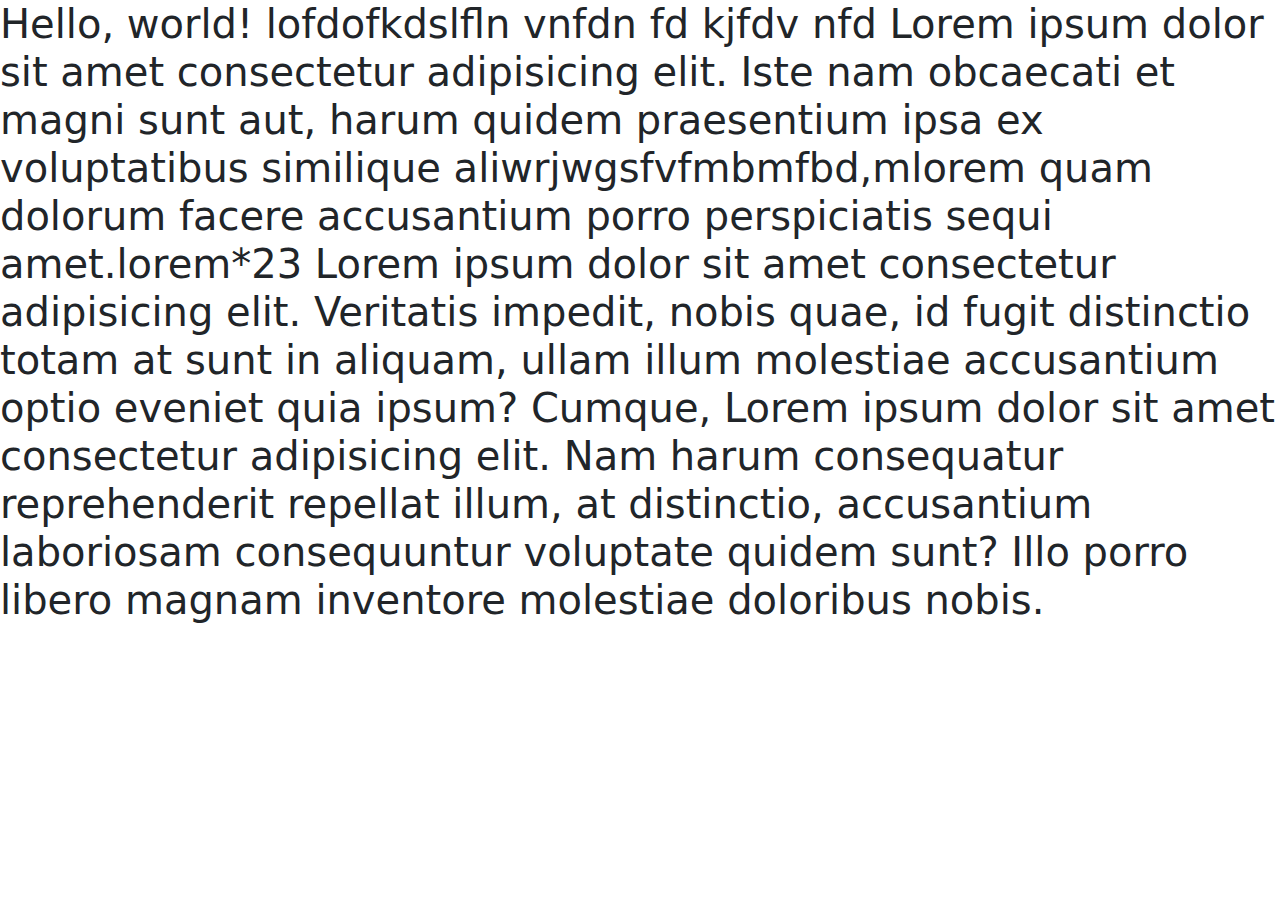
<file: index.html>
<!DOCTYPE html>
<html lang="en">
  <head>
    <meta charset="utf-8" />
    <meta name="viewport" content="width=device-width, initial-scale=1" />
    <title>Bootstrap demo</title>
    <link
      href="https://cdn.jsdelivr.net/npm/bootstrap@5.3.3/dist/css/bootstrap.min.css"
      rel="stylesheet"
      integrity="sha384-QWTKZyjpPEjISv5WaRU9OFeRpok6YctnYmDr5pNlyT2bRjXh0JMhjY6hW+ALEwIH"
      crossorigin="anonymous"
    />
  </head>
  <body>
    <h1>
      Hello, world! lofdofkdslfln vnfdn fd kjfdv nfd Lorem ipsum dolor sit amet
      consectetur adipisicing elit. Iste nam obcaecati et magni sunt aut, harum
      quidem praesentium ipsa ex voluptatibus similique
      aliwrjwgsfvfmbmfbd,mlorem quam dolorum facere accusantium porro
      perspiciatis sequi amet.lorem*23 Lorem ipsum dolor sit amet consectetur
      adipisicing elit. Veritatis impedit, nobis quae, id fugit distinctio totam
      at sunt in aliquam, ullam illum molestiae accusantium optio eveniet quia
      ipsum? Cumque,
      <possimus class="lorem"
        >Lorem ipsum dolor sit amet consectetur adipisicing elit. Nam harum
        consequatur reprehenderit repellat illum, at distinctio, accusantium
        laboriosam consequuntur voluptate quidem sunt? Illo porro libero magnam
        inventore molestiae doloribus nobis.</possimus
      >
    </h1>
    <script
      src="https://cdn.jsdelivr.net/npm/bootstrap@5.3.3/dist/js/bootstrap.bundle.min.js"
      integrity="sha384-YvpcrYf0tY3lHB60NNkmXc5s9fDVZLESaAA55NDzOxhy9GkcIdslK1eN7N6jIeHz"
      crossorigin="anonymous"
    ></script>
  </body>
</html>
</file>
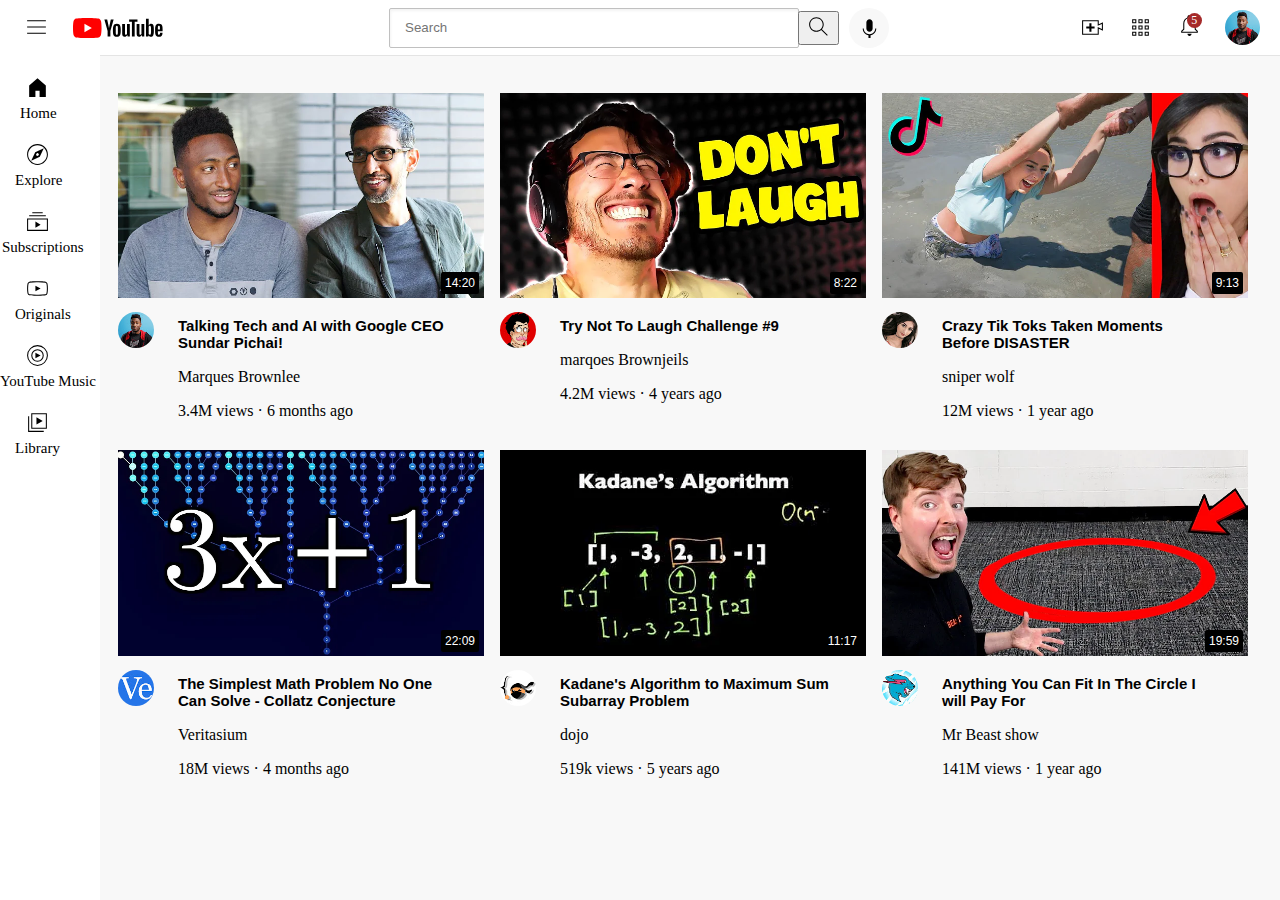
<file: Cloned-youtube/youtube.html>
<!DOCTYPE html>
<html lang="en">
  <head>
    <meta charset="UTF-8" />
    <meta name="viewport" content="width=device-width, initial-scale=1.0" />
    <title>youTube.com</title>
    <link rel="stylesheet" href="youtube.css" />
  </head>

  <body class="main-body">
    <div class="header">
      <div class="left-section">
        <img class="menu" src="icons/icon 1.svg" />
        <img class="yt-logo" src="icons/icon 2.svg" />
      </div>

      <div class="middle-section">
        <input class="search-bar" type="text" placeholder="Search" />

        <button class="search-icon-button">
          <img class="search-icon" src="icons/icon 3.svg" />
        </button>

        <button class="micro-button">
          <img class="microphone" src="icons/icon 4.svg" alt="" />
        </button>
      </div>

      <div class="right-section">
        <img class="veda" src="icons/icon 5.svg" />
        <img class="dot9" src="icons/icon 6.svg" />

        <div class="noti-manger">
          <img class="noti" src="icons/icon 7.svg" />
          <div class="noti-number">5</div>
        </div>

        <img class="profile" src="channel picture/1.jpeg" />
      </div>
    </div>

    <div class="side-bar">
      <div class="all-button">
        <img class="home-button" src="side-bar/home.svg" />
        <span class="home">Home</span>
      </div>

      <div class="all-button">
        <img class="explore-button" src="side-bar/explore.svg" />
        <span class="explore">Explore</span>
      </div>

      <div class="all-button">
        <img class="subscriptions-button" src="side-bar/subscriptions.svg" />
        <span class="subscriptions">Subscriptions</span>
      </div>

      <div class="all-button">
        <img class="originals-button" src="side-bar/originals.svg" />
        <span class="originals">Originals</span>
      </div>

      <div class="all-button">
        <img class="youtube-music-button" src="side-bar/youtube-music.svg" />
        <span class="youtube-music">YouTube Music</span>
      </div>

      <div class="all-button">
        <img class="library-button" src="side-bar/library.svg" />
        <span class="library">Library</span>
      </div>
    </div>

    <div class="body-style">
      <div class="grid">
        <div class="second-image-manager">
          <img class="second-image" src="images/1.webp" />
          <div class="video-time">14:20</div>
        </div>

        <div class="video-info-grid">
          <div>
            <img class="profile-picture" src="channel picture/1.jpeg" />
          </div>

          <div>
            <p class="video-title">
              Talking Tech and AI with Google CEO Sundar Pichai!
            </p>

            <p class="video-author">Marques Brownlee</p>

            <p class="video-stats">3.4M views &#183; 6 months ago</p>
          </div>
        </div>
      </div>

      <div class="grid">
        <div class="second-image-manager">
          <img class="second-image" src="images/2.webp" />
          <div class="video-time">8:22</div>
        </div>

        <div class="video-info-grid">
          <div>
            <img class="profile-picture" src="channel picture/2.jpeg" />
          </div>

          <div>
            <p class="video-title">Try Not To Laugh Challenge #9</p>

            <p class="video-author">marqoes Brownjeils</p>

            <p class="video-stats">4.2M views &#183; 4 years ago</p>
          </div>
        </div>
      </div>

      <div class="grid">
        <div class="second-image-manager">
          <img class="second-image" src="images/3.webp" />
          <div class="video-time">9:13</div>
        </div>

        <div class="video-info-grid">
          <div>
            <img class="profile-picture" src="channel picture/3.jpeg" />
          </div>

          <div>
            <p class="video-title">
              Crazy Tik Toks Taken Moments Before DISASTER
            </p>

            <p class="video-author">sniper wolf</p>

            <p class="video-stats">12M views &#183; 1 year ago</p>
          </div>
        </div>
      </div>

      <div class="grid">
        <div class="second-image-manager">
          <img class="second-image" src="images/4.webp" />
          <div class="video-time">22:09</div>
        </div>

        <div class="video-info-grid">
          <div>
            <img class="profile-picture" src="channel picture/4.jpeg" />
          </div>

          <div>
            <p class="video-title">
              The Simplest Math Problem No One Can Solve - Collatz Conjecture
            </p>

            <p class="video-author">Veritasium</p>

            <p class="video-stats">18M views &#183; 4 months ago</p>
          </div>
        </div>
      </div>

      <div class="grid">
        <div class="second-image-manager">
          <img class="second-image" src="images/5.webp" />
          <div class="video-time">11:17</div>
        </div>

        <div class="video-info-grid">
          <div>
            <img class="profile-picture" src="channel picture/5.jpeg" />
          </div>

          <div>
            <p class="video-title">
              Kadane's Algorithm to Maximum Sum Subarray Problem
            </p>

            <p class="video-author">dojo</p>

            <p class="video-stats">519k views &#183; 5 years ago</p>
          </div>
        </div>
      </div>

      <div class="grid">
        <div class="second-image-manager">
          <img class="second-image" src="images/6.webp" />
          <div class="video-time">19:59</div>
        </div>

        <div class="video-info-grid">
          <div>
            <img class="profile-picture" src="channel picture/6.jpeg" />
          </div>

          <div>
            <p class="video-title">
              Anything You Can Fit In The Circle I will Pay For
            </p>

            <p class="video-author">Mr Beast show</p>

            <p class="video-stats">141M views &#183; 1 year ago</p>
          </div>
        </div>
      </div>
    </div>
  </body>
</html>
</file>
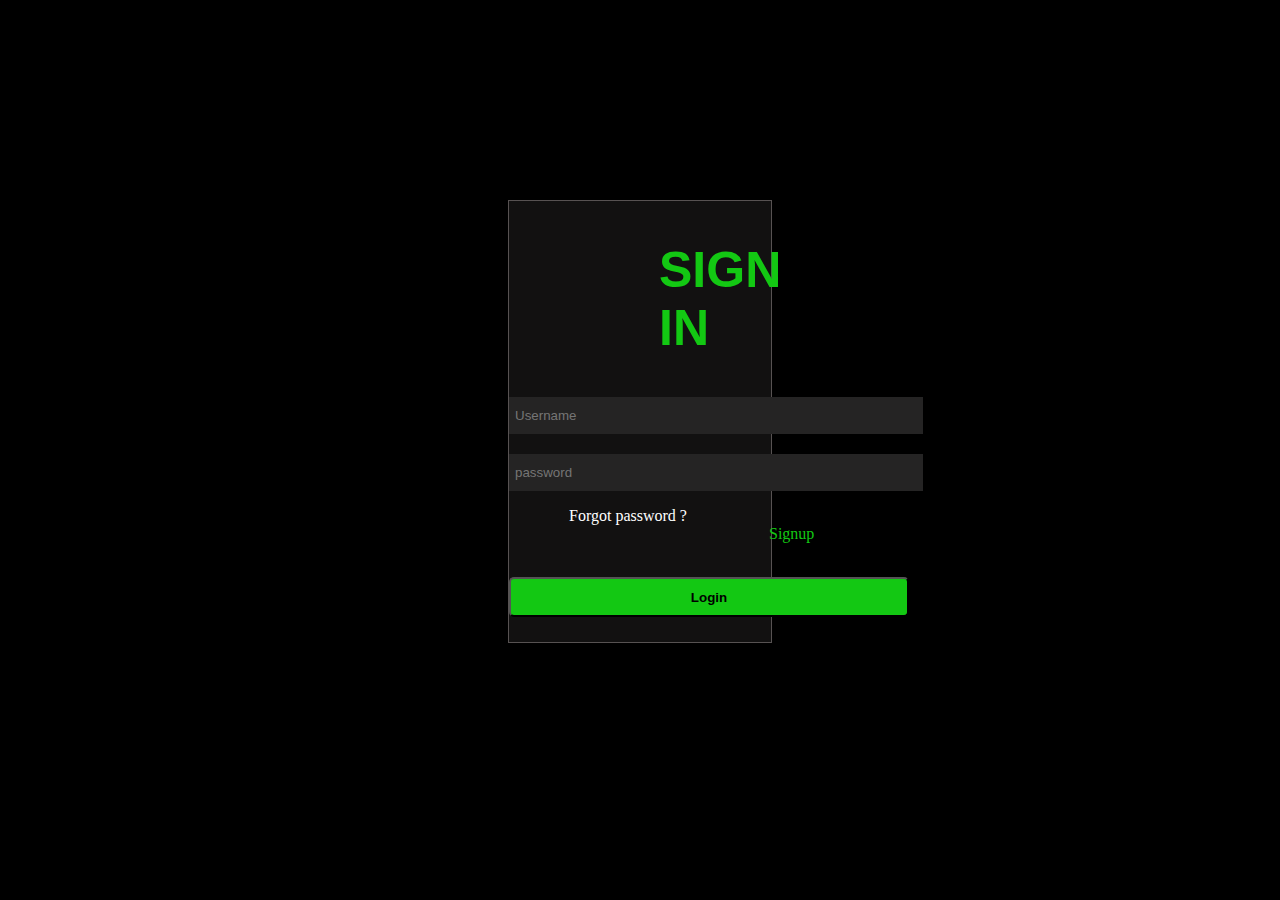
<file: Login-page/loginpage.html>
<!DOCTYPE html>
<html lang="en">
  <head>
    <meta charset="UTF-8" />
    <meta name="viewport" content="width=device-width, initial-scale=1.0" />
    <meta name="login page" content="any website entering page" />
    <title>Login Page</title>
    <link rel="stylesheet" href="loginpage.css" />
  </head>

  <body class="body-style">
    <div class="login-form">
      <center>
        <div class="sign-word">SIGN IN</div>
      </center>

      <center>
        <div>
          <input
            class="username-part"
            type="text"
            placeholder="Username"
          /><br />
          <input
            class="password-part"
            type="password"
            placeholder="password"
          /><br />
        </div>
      </center>

      <div class="words">
        <p class="forget-word">
          Forgot password ? <span class="signup-word"> Signup </span>
        </p>
        <br />
      </div>

      <center>
        <button class="login-button">Login</button>
      </center>
    </div>
  </body>
</html>
</file>
<file: Cloned-youtube/youtube.css>
.main-body {
  padding-top: 85px;
  padding-left: 110px;
  background-color: rgb(248 248 248);
  padding-right: 24px;
}

/* side-bar */

.side-bar {
  position: fixed;
  background-color: white;
  left: 0;
  top: 55px;
  bottom: 0;
  width: 100px;
  z-index: 1;
}
.all-button:hover {
  background-color: rgb(235 235 235);
  cursor: pointer;
}
.home-button {
  width: 25px;
  margin-left: 25px;
  margin-top: 20px;
}
.home {
  padding-left: 20px;
  font-size: 15px;
}
.explore-button {
  width: 25px;
  margin-left: 25px;
  margin-top: 20px;
}
.explore {
  margin-left: 15px;
  font-size: 15px;
}
.subscriptions-button {
  width: 25px;
  margin-left: 25px;
  margin-top: 20px;
}
.subscriptions {
  font-size: 15px;
  margin-left: 2px;
}
.originals-button {
  width: 25px;
  margin-left: 25px;
  margin-top: 20px;
}
.originals {
  margin-left: 15px;
  font-size: 15px;
}
.youtube-music-button {
  width: 25px;
  margin-left: 25px;
  margin-top: 20px;
}
.youtube-music {
  font-size: 15px;
  margin-left: 0px;
}
.library-button {
  width: 25px;
  margin-left: 25px;
  margin-top: 20px;
}
.library {
  margin-left: 15px;
  font-size: 15px;
}
/* header part */

.header {
  height: 55px;
  display: flex;
  flex-direction: row;
  justify-content: space-between;
  position: fixed;
  top: 0;
  left: 0;
  right: 0;
  z-index: 1;
  background-color: white;
  border-bottom-width: 1px;
  border-bottom-style: solid;
  border-bottom-color: rgb(228 228 228);
  z-index: 1;
}
.left-section {
  display: flex;
  align-items: center;
}

.menu {
  height: 25px;
  margin-left: 24px;
  margin-right: 24px;
}

.yt-logo {
  height: 20px;
}

.middle-section {
  flex: 1;
  margin-left: 70px;
  margin-right: 35px;
  max-width: 500px;
  display: flex;
  align-items: center;
}
.search-bar {
  flex: 1;
  width: 0;
  height: 36px;
  padding-left: 15px;
  font-size: 16x;
  border: 1px solid rgb(192, 192, 192);
  border-radius: 2px;
  box-shadow: inset 1px 2px 3px rgba(0, 0, 0, 0.05);
}
.search-bar::placeholder {
  font-family: arial;
  font-size: 16x;
}
.search-icon-button {
  margin-left: -1px;
}
.search-icon {
  width: 25px;
}
.micro-button {
  margin-left: 10px;
  height: 40px;
  width: 40px;
  border-radius: 20px;
  border: none;
  background-color: rgb(248, 248, 248);
}
.microphone {
  height: 25px;
  margin-top: 4px;
  background-color: ;
}

.right-section {
  width: 180px;
  display: flex;
  flex-direction: row;
  align-items: center;
  justify-content: space-between;
  margin-right: 20px;
  flex-shrink: 0;
}
.veda {
  width: 25px;
  height: 25px;
}
.dot9 {
  width: 25px;
  height: 25px;
}
.noti-manger {
  position: relative;
}
.noti {
  width: 25px;
  height: 25px;
}
.noti-number {
  position: absolute;
  background-color: brown;
  color: white;
  top: 0px;
  right: 0px;
  border-radius: 15px;
  text-align: center;
  width: 15px;
  height: 15px;
  font-size: 12px;
}
.profile {
  width: 35px;
  height: 35px;
  border-radius: 35px;
}

/* video part */

.body-style {
  display: grid;
  grid-template-columns: 1fr 1fr 1fr;
  column-gap: 16px;
  row-gap: 14px;
  margin: 0;
  width: 1300;
}
.second-image-manager {
  position: relative;
}
.video-time {
  background-color: black;
  color: white;
  position: absolute;
  bottom: 8px;
  right: 5px;
  font-family: arial;
  font-size: 12px;
  font-weight: 500;
  padding: 4px;
  border-radius: 2px;
}

.second-image {
  width: 100%;
}
.video-info-grid {
  display: grid;
  grid-template-columns: 50px 1fr 1fr 1fr;
}
.profile-picture {
  width: 36px;
  height: 36px;
  border-radius: 36px;
  margin-top: 10px;
  display: inline-block;
}
.video-title {
  width: 270px;
  font-family: arial;
  font-weight: bold;
  margin-bottom: 0px;
  font-size: 15px;
  display: inline-block;
  margin-left: 10px;
}
.video-author {
  vertical-align: top;
  margin-bottom: 0px;
  display: inline-block;
  margin-left: 10px;
  display: block;
}
.video-stats {
  vertical-align: top;
  display: inline-block;
  margin-left: 10px;
}
</file>
<file: Login-page/loginpage.css>
.body-style {
  background-color: black;
  padding-top: 0px;
}
.login-form {
  background-color: rgb(18, 17, 17);
  margin-left: 500px;
  margin-right: 500px;
  padding-bottom: 25px;
  margin-top: 200px;
  border: 1px solid rgb(87, 82, 82);
  padding-top: 0px;
}
.sign-word {
  color: rgb(19, 200, 19);
  font-family: arial;
  font-weight: bold;
  font-size: 50px;
  padding: 150px;
  padding-bottom: 40px;
  padding-top: 40px;
}
.username-part {
  padding-bottom: 10px;
  padding-top: 10px;
  padding-left: 5px;
  padding-right: 230px;
  background-color: rgb(37, 36, 36);
  border: 1px solid rgb(37, 36, 36);
}
.password-part {
  margin-top: 20px;
  padding-bottom: 10px;
  padding-top: 10px;
  padding-left: 5px;
  padding-right: 230px;
  background-color: rgb(37, 36, 36);
  border: 1px solid rgb(37, 36, 36);
}
.login-button {
  background-color: rgb(19, 200, 19);
  color: black;
  font-weight: bold;
  width: 400px;
  height: 40px;
  border-radius: 5px;
  margin-top: 0px;
}
.forget-word {
  color: white;
  margin-left: 60px;
}
.signup-word {
  color: rgb(19, 200, 19);
  margin-left: 200px;
}
.words {
  padding-bottom: 0px;
  padding-top: 0px;
}
</file>
